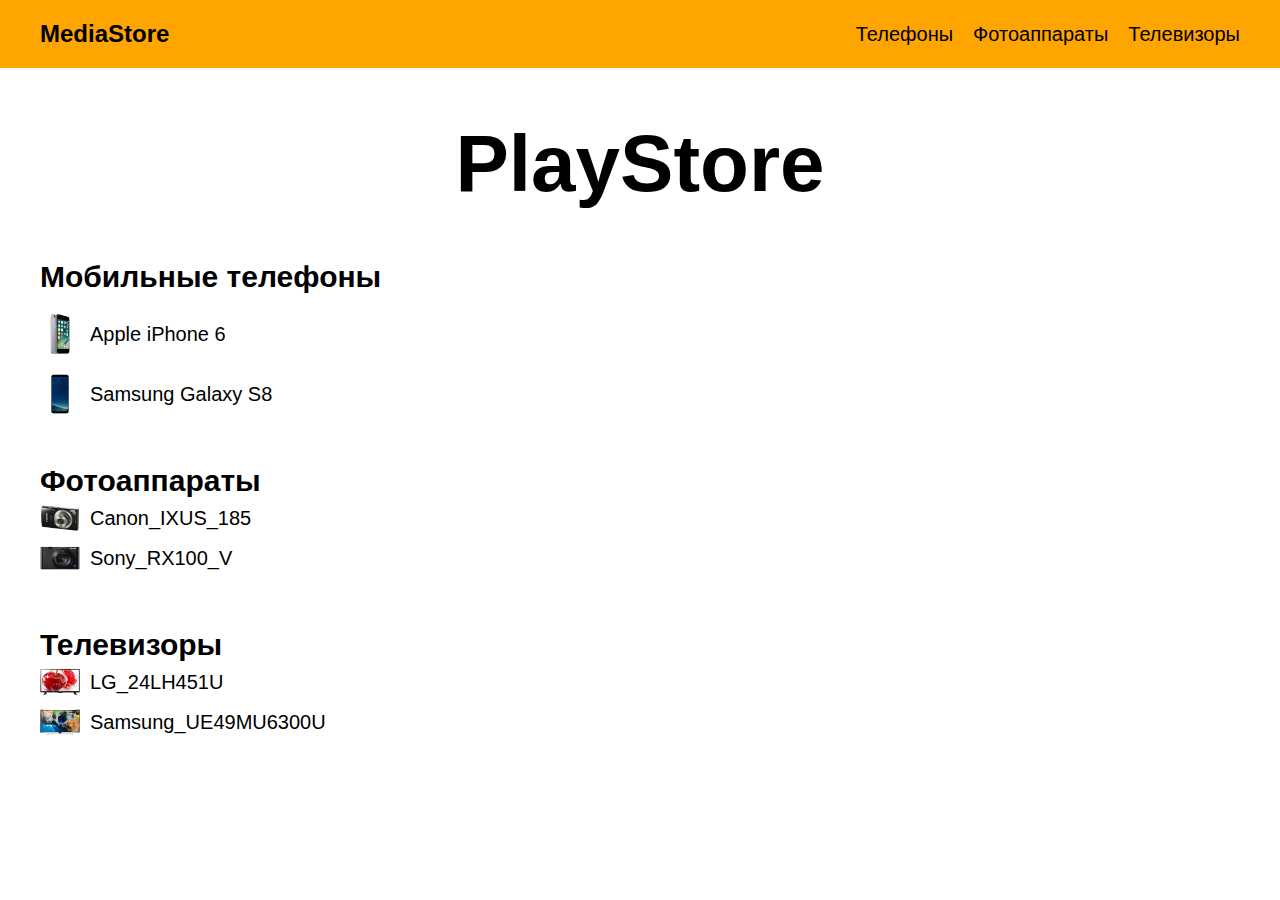
<file: hfhhjdjhdj/store/index.html>
﻿<!DOCTYPE html>
<html>
<head>
	<meta charset="utf-8">
	<title>Главная</title>
	<link rel="stylesheet" href="style.css">
</head>
<body>
	<header>
		<a href="index.html">MediaStore</a>
		<nav>
			<a href="products/mobile/index.html">Телефоны</a>
			<a href="products/photo/index.html">Фотоаппараты</a>
			<a href="products/tv/index.html">Телевизоры</a>
		</nav>
	</header>
	<main>
	<h1>PlayStore</h1>
	<div>
		<h2>Мобильные телефоны</h3>
			<p>
				<a href= 'products/mobile/apple/Apple_iPhone_6.html'>
					<img src= 'images/Apple_iPhone_6.jpg' alt="Apple iPhone 6">Apple iPhone 6
					
				</a>
			</p>
		<p>
			<a href= "products/mobile/samsung/Samsung_Galaxy_S8.html">
				<img src= "images/Samsung_Galaxy_S8.jpg" alt="Samsung Galaxy S8">Samsung Galaxy S8
			</a>
		</p>
	</div>
	<div>
		<h2>Фотоаппараты</h2>
		<a href= "products/photo/canon/Canon_IXUS_185.html">
		<img src="images/Canon_IXUS_185.jpg" alt="Canon_IXUS_185.jpg">Canon_IXUS_185
		</a>
		<a href="products/photo/sony/Sony_RX100_V.html">
		<img src="images/Sony_RX100_V.jpg">Sony_RX100_V
		</a> 
	</div>
	<div>
		<h2>Телевизоры</h2>
		<a href="products/tv/lg/LG_24LH451U.html">
		<img src="images/LG_24LH451U.jpg">LG_24LH451U
		</a>
		<a href="products/tv/samsung/Samsung_UE49MU6300U.html">
		<img src="images/Samsung_UE49MU6300U.jpg">Samsung_UE49MU6300U
		</a>
		
	</div>
	</main>
</body>
</html>
</file>
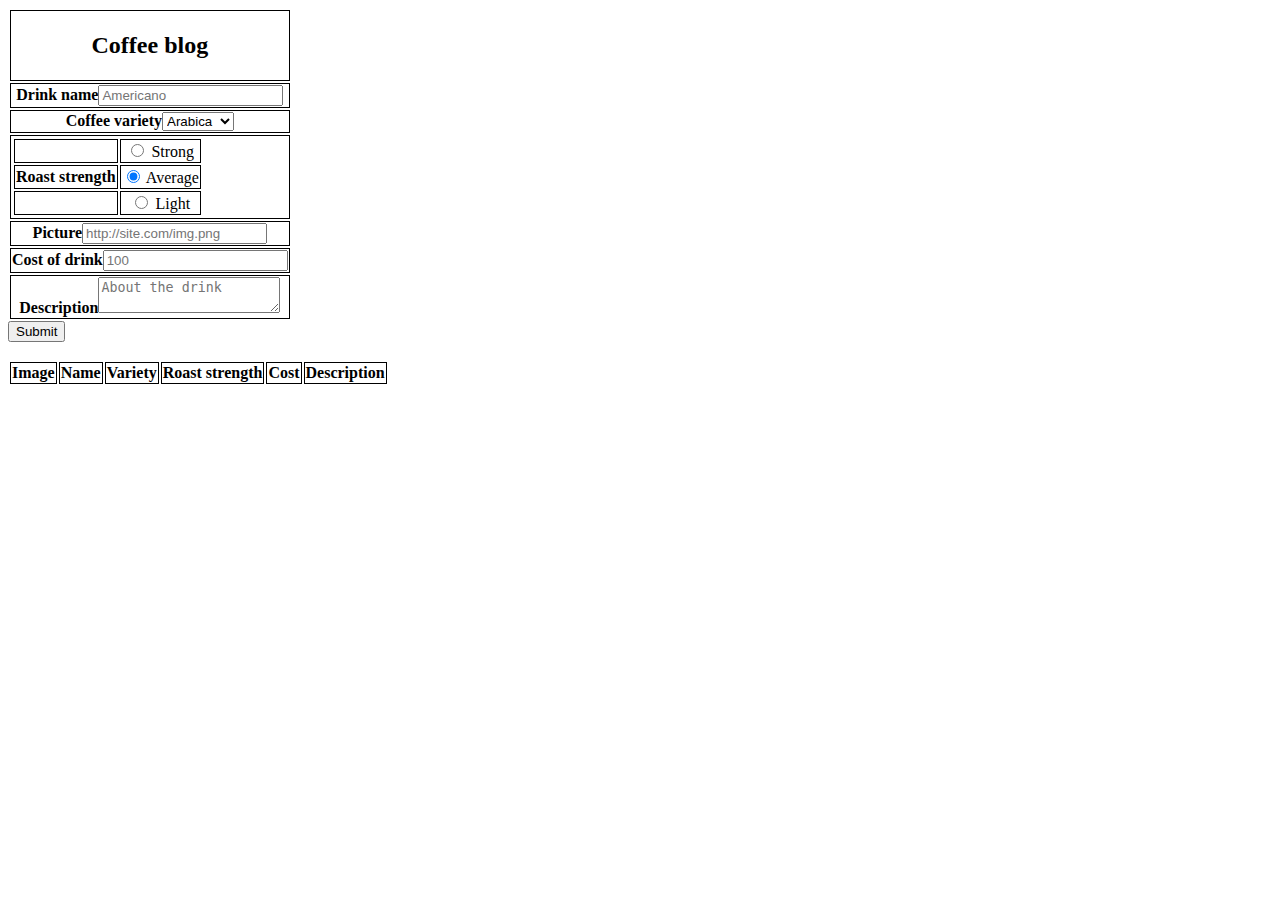
<file: hfhhjdjhdj/yjfdz/index.html>
<!DOCTYPE html>
<html lang="en">
<head>
    <meta charset="UTF-8">
    <meta http-equiv="X-UA-Compatible" content="IE=edge">
    <meta name="viewport" content="width=device-width, initial-scale=1.0">
    <title>Document</title>
    <link rel="stylesheet" href="style.css">
</head>
<body>
    <form>
        <table>
            <tr>
                <td><h2>Coffee blog</h2></td>
            </tr>
            <tr>
                <td>
                    <b>Drink name</b><input name="title" placeholder="Americano">
                </td>
            </tr>
            <tr>
                <td>
                    <b>Coffee variety</b><select name="sort">
                        <option>Arabica</option>
                        <option>Robusta</option>
                        <option>Excelsa</option>
                        <option>Liberica</option>
                    </select>
                </td>
            </tr>
            <tr>
                <td>
                    <table>
                        <tr>
                            <td></td>
                            <td>
                                <input type="radio" name="strong" value="3"/>
                                <label>Strong</label>
                            </td>
                        </tr>
                        <tr>
                            <td><b>Roast strength</b></td>
                            <td>
                                <input type="radio" name="strong" value="2" checked />
                                <label>Average</label>
                            </td>
                        </tr>
                        <tr>
                            <td></td>
                            <td>
                                <input type="radio" name="strong" value="1" />
                                <label>Light</label>
                            </td>
                        </tr>
                    </table>
                </td>
            </tr>
            <tr>
                <td>
                    <b>Picture</b><input name="image" placeholder="http://site.com/img.png">
                </td>
            </tr>
            <tr>
                <td>
                    <b>Cost of drink</b><input name="cost" placeholder="100">
                </td>
            </tr>
            <tr>
                <td>
                    <b>Description</b><textarea name="description" placeholder="About the drink"></textarea>
                </td>
            </tr>
        </table>
    <input type="submit" value="Submit">
    </form>
    <br>
    <table id="table">
        <thead>
            <tr>
                <td id="td"><b>Image</b></td>
                <td id="td"><b>Name</b></td>
                <td id="td"><b>Variety</b></td>
                <td id="td"><b>Roast strength</b></td>
                <td id="td"><b>Cost</b></td>
                <td id="td"><b>Description</b></td>
            </tr>
        </thead>
    </table>
</body>
<script> 
    const f = document.forms[0]; 
    let tr = document.getElementById("table"); 
    let t = tr; 
    f.addEventListener("submit", (e) => { 
        e.preventDefault(); 
        let body = {}; 
        for (let i = 0; i < f.elements.length; i++) { 
            let tag = f[i]; 
            if (tag.name) { 
                if (tag.type === "radio" && tag.checked) { 
                    body[tag.name] = tag.value; 
                } else if (tag.type !== "radio") { 
                    body[tag.name] = tag.value; 
                } 
            } 
        } 
        console.log(body); 
        let html = "<tr>"; 
        html += `<td><img src="${body.image}" width="50" alt="${body.title}"></td>`; 
        html += `<td>${body.title || ""}</td>`; 
        html += `<td>${body.sort || ""}</td>`; 
        html += `<td>${body.strong || ""}</td>`; 
        html += `<td>${body.cost || ""}</td>`; 
        html += `<td>${body.description || ""}</td>`; 
        html += "</tr>" 
        t.innerHTML += html; 
    }) 
</script>
</html>
</file>
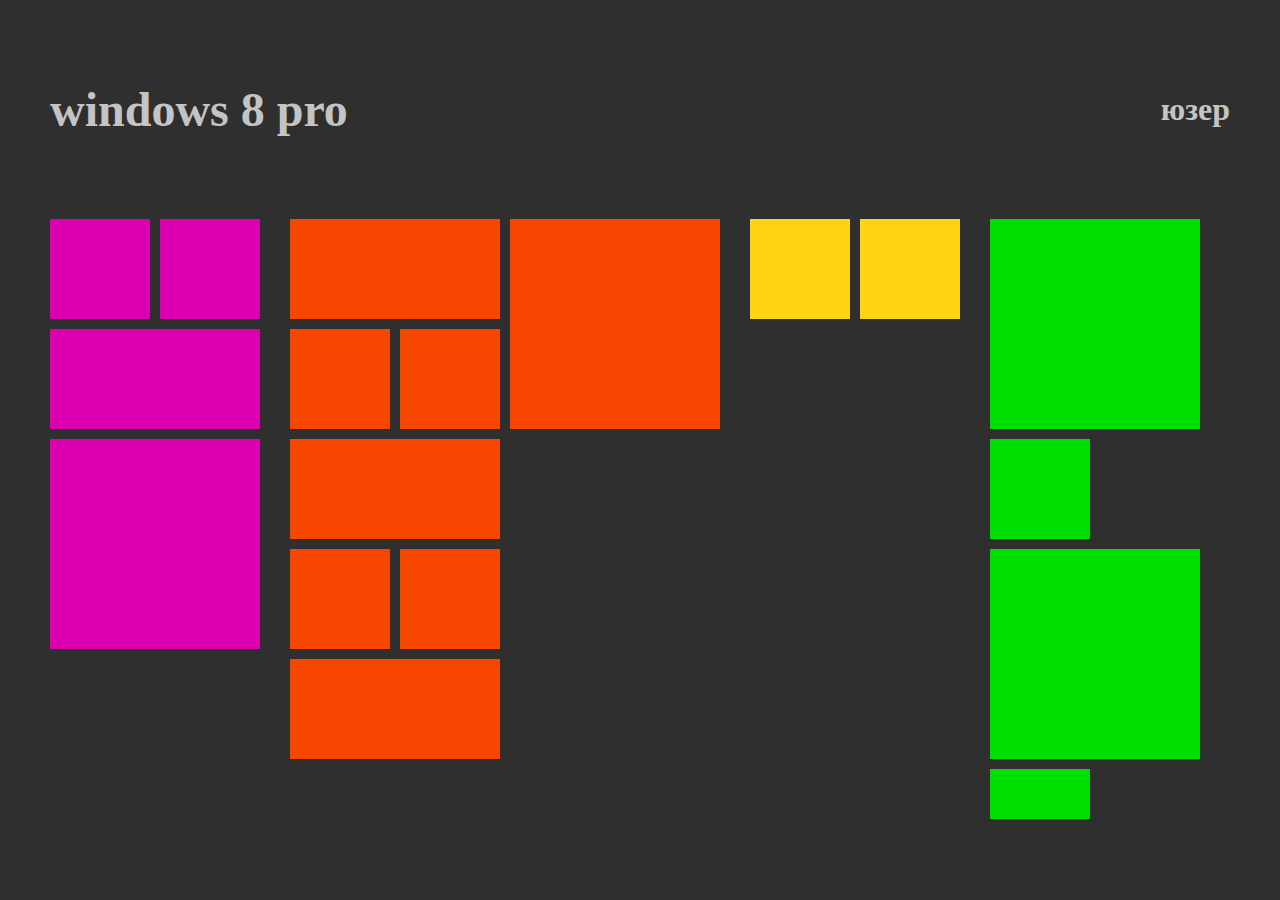
<file: hfhhjdjhdj/yjfdz/windows/index.html>
<!DOCTYPE html>
<html lang="en">
  <head>
    <meta charset="UTF-8">
    <title>win 8 pro</title>
    <style>
      body {
        margin: 0;
        color: #c4c4c4;
      }
      header {
        font-size: 0;
        margin: 0 50px 50px 0;
        display: flex;
        align-items: center;
      }
      h1, h3 {
        width: 50%;
        vertical-align: top;
      }
      main {
        height: 600px;
        font-size: 0;
        overflow-x: auto;
      }
      h1 {
        font-size: 3rem;
      }
      h3 {
        font-size: 2rem;
        text-align: right;
      }
      .scroll {
        width: 10000px;
        padding-right: 50px;
        display: flex;
        align-items: center;
      }
      .group {
        display: flex;
        align-items: center;
        margin-right: 20px;
      }
      .column {
        height: 540px;
        width: 210px;
        margin-right: 10px;
      }
      .kubiki {
        height: calc(100vh - 100px);
        padding: 50px 0 50px 50px;
        background-color: rgb(47, 47, 47);
      }
      .minikub {
        width: 100px;
        height: 100px;
        margin-bottom: 10px;
        margin-right: 10px;
        display: inline-block;
      }
      .line {
        width: 210px;
        height: 100px;
        margin-bottom: 10px;
      }
      .bkub {
        width: 210px;
        height: 210px;
        margin-bottom: 10px;
      }      
      .mr {
        margin-right: 0;
      }
      .mb {
        margin-bottom: 0;
      }
      .group_1 *:not(.column) {
        background: rgb(220, 0, 176);
      }
      .group_2 *:not(.column) {
        background: rgb(247, 70, 0);
      }
      .group_3 *:not(.column) {
        background: rgb(255, 212, 19);
      }
      .group_4 *:not(.column) {
        background: rgb(0, 224, 0);
      }
      .group_5 *:not(.column) {
        background: rgb(0, 194, 194);
      }
    </style>
  </head>
  <body>
    <div class="kubiki">
      <header>
        <h1>windows 8 pro</h1>
        <h3>юзер</h3>
      </header>
      <main>
        <div class="scroll">
          <div class="group group_1">
            <div class="column">
              <div class="minikub"></div>
              <div class="minikub mr"></div>
              <div class="line"></div>
              <div class="bkub mb"></div>
            </div>
          </div>
          <div class="group group_2">
            <div class="column">
              <div class="line"></div>
              <div class="minikub"></div>
              <div class="minikub mr"></div>
              <div class="line"></div>
              <div class="minikub"></div>
              <div class="minikub mr"></div>
              <div class="line"></div>
            </div>
            <div class="column">
              <div class="bkub"></div>
            </div>
          </div>
          <div class="group group_3">
            <div class="column">
              <div class="minikub"></div>
              <div class="minikub mr"></div>
            </div>
          </div>
          <div class="group group_4">
            <div class="column">
              <div class="bkub"></div>
              <div class="minikub mr"></div>
              <div class="bkub"></div>
              <div class="minikub mr"></div>
            </div>
          </div>
        </div>
      </main>
    </div>
  </body>
</html>
</file>
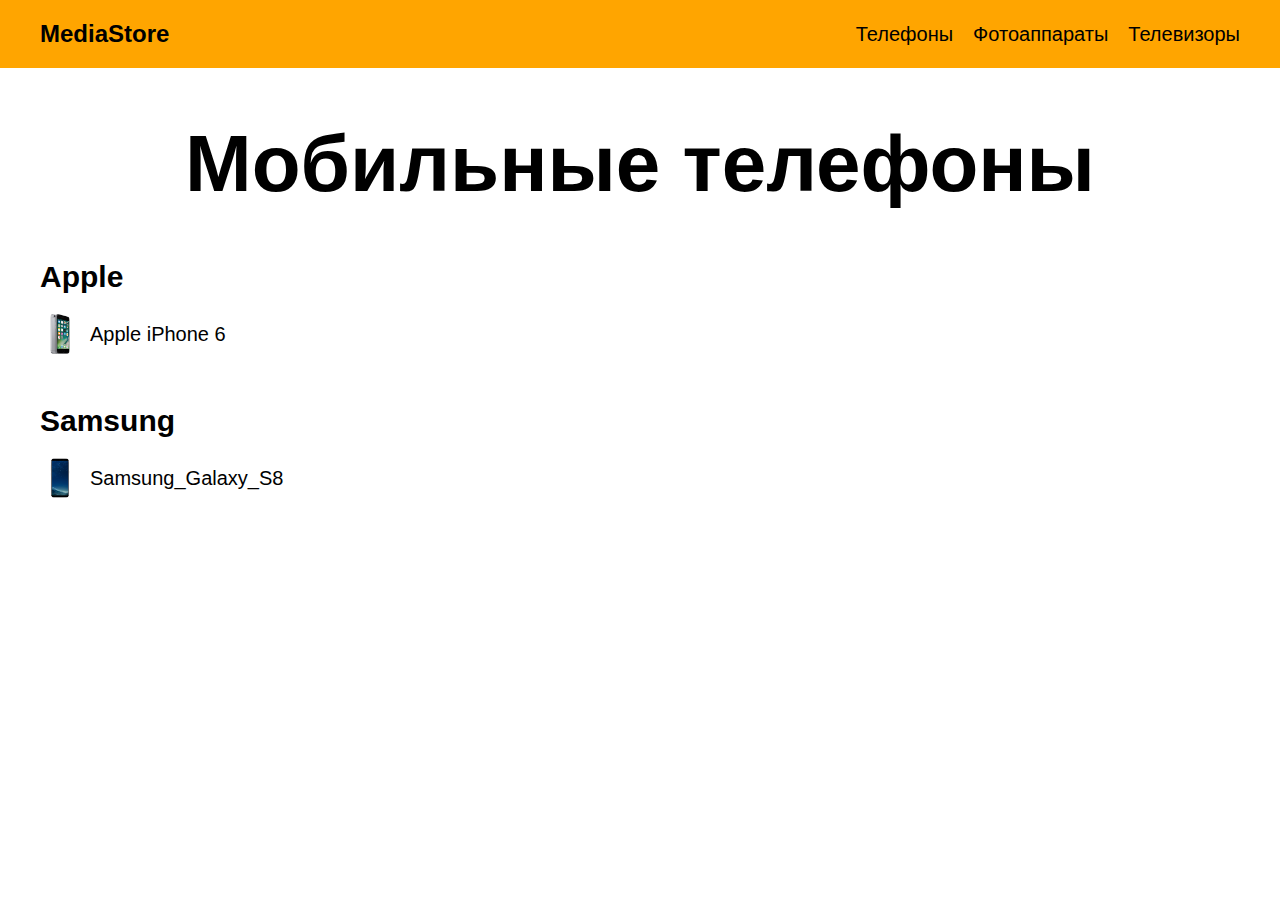
<file: hfhhjdjhdj/store/products/mobile/index.html>
<!DOCTYPE html>
<html>
<head>
	<meta charset="utf-8">
	<title>Мобильные телефоны</title>
	<link rel="stylesheet" href="../../style.css">
</head>
<body>
	<header>
		<a href="../../index.html">MediaStore</a>
		<nav>
			<a href="index.html">Телефоны</a>
			<a href="../photo/index.html">Фотоаппараты</a>
			<a href="../tv/index.html">Телевизоры</a>
		</nav>
	</header>
	<main>
        <h1>Мобильные телефоны</h1>
        <div>
            <h2>Apple</h2>
            <p>
                <a href="apple/Apple_iPhone_6.html">
                    <img src="../../images/Apple_iPhone_6.jpg" alt="Apple iPhone 6">Apple iPhone 6
                </a>
            </p>
        </div>
        <div>
            <h2>Samsung</h2>
            <p>
                <a href="samsung/Samsung_Galaxy_S8.html">
                    <img src="../../images/Samsung_Galaxy_S8.jpg" alt="Samsung_Galaxy_S8">Samsung_Galaxy_S8
                </a>
            </p>
        </div>
	</main>
</body>
</html>
</file>
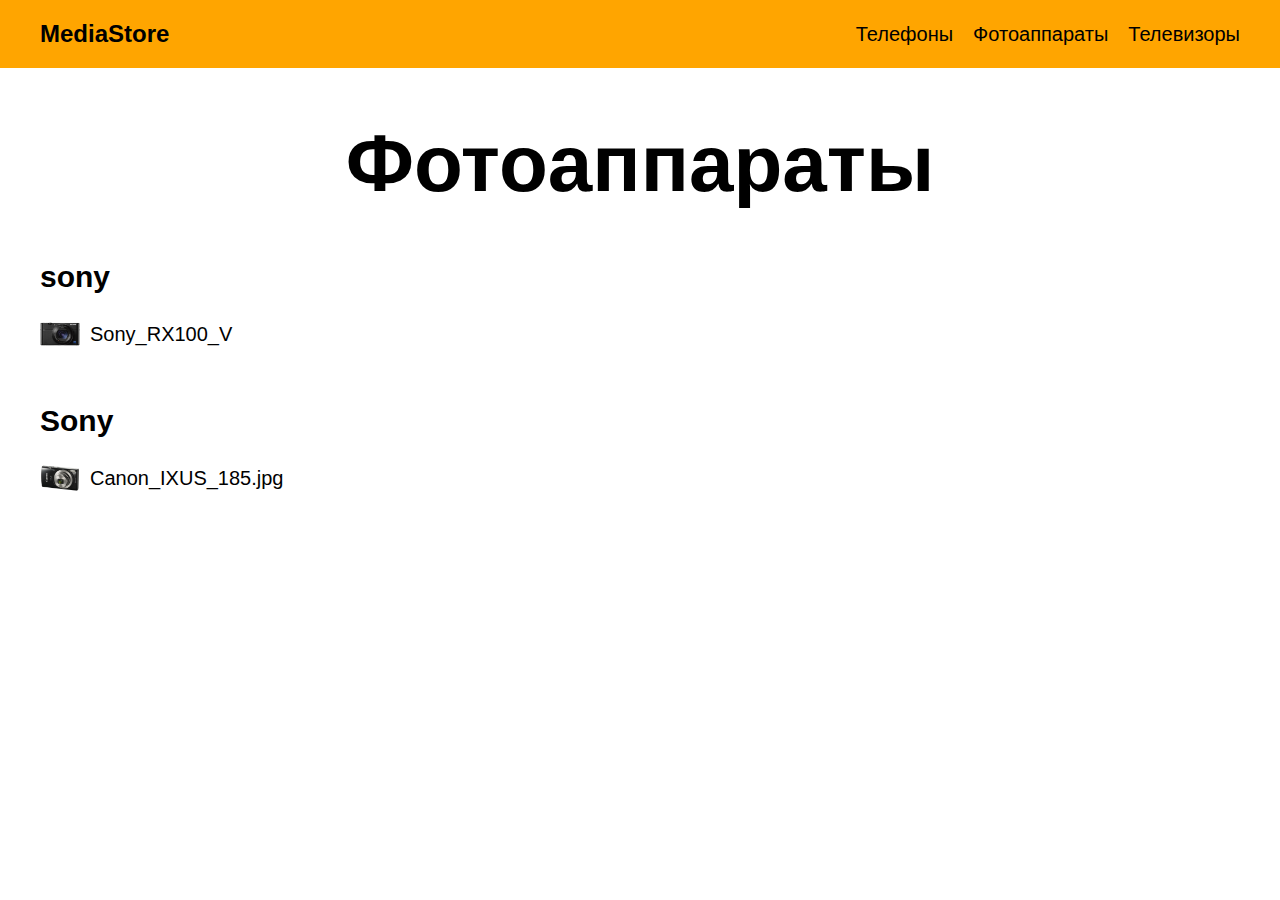
<file: hfhhjdjhdj/store/products/photo/index.html>
<!DOCTYPE html>
<html>
<head>
	<meta charset="utf-8">
	<title>Фотоаппараты</title>
	<link rel="stylesheet" href="../../style.css">
</head>
<body>
	<header>
		<a href="../../index.html">MediaStore</a>
		<nav>
			<a href="../mobile/index.html">Телефоны</a>
			<a href="index.html">Фотоаппараты</a>
			<a href="../tv/index.html">Телевизоры</a>
		</nav>
	</header>
	<main>
        <h1>Фотоаппараты</h1>
        <div>
            <h2>sony</h2>
            <p>
                <a href="sony/Sony_RX100_V.html">
                    <img src="../../images/Sony_RX100_V.jpg" alt="Sony_RX100_V">Sony_RX100_V
                </a>
            </p>
        </div>
        <div>
            <h2>Sony</h2>
            <p>
                <a href="canon/Canon_IXUS_185.html">
                    <img src="../../images/Canon_IXUS_185.jpg " alt="Canon_IXUS_185.jpg">Canon_IXUS_185.jpg
                </a>
            </p>
        </div>
	</main>
</body>
</html>
</file>
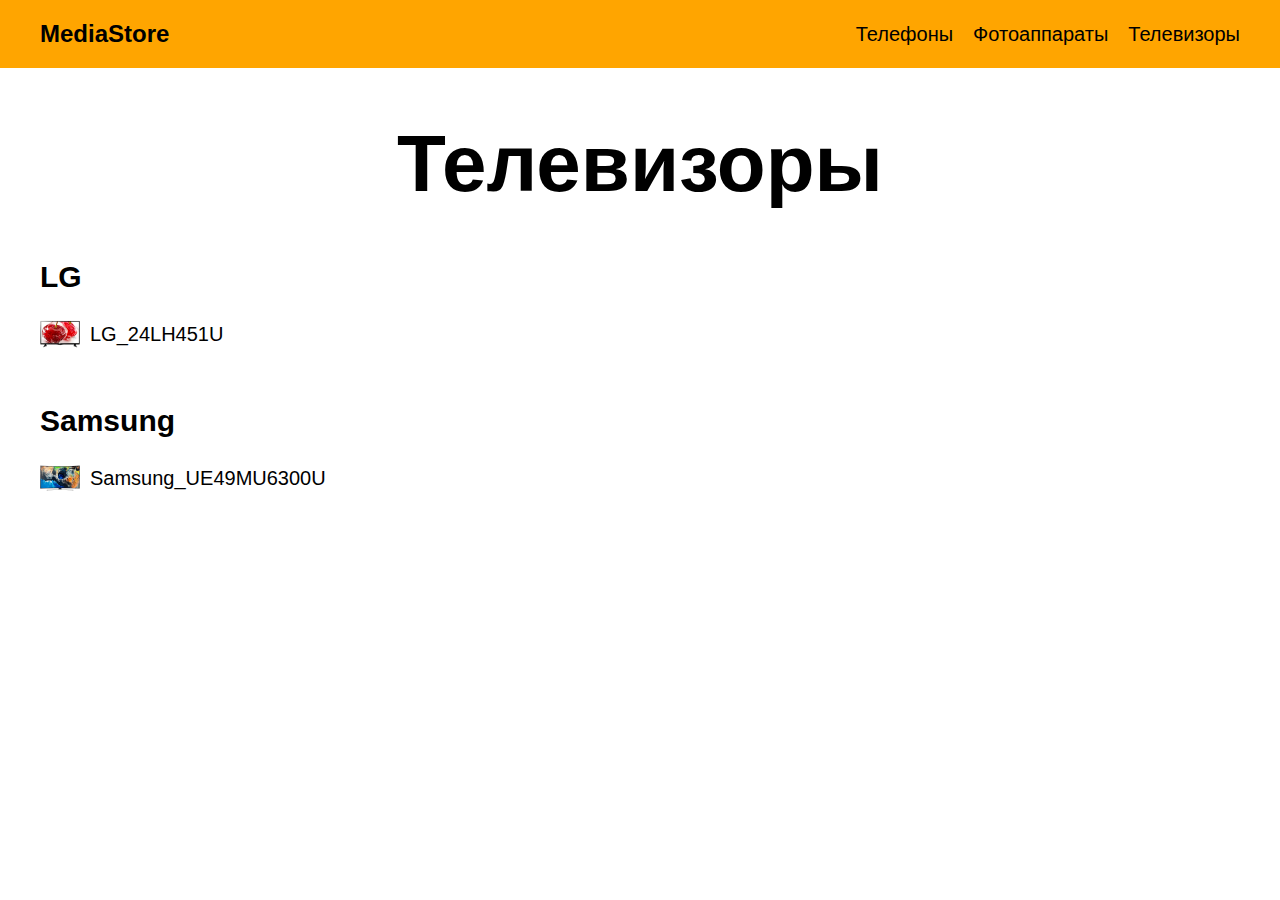
<file: hfhhjdjhdj/store/products/tv/index.html>
<!DOCTYPE html>
<html>
<head>
	<meta charset="utf-8">
	<title>Телевизоры</title>
	<link rel="stylesheet" href="../../style.css">
</head>
<body>
	<header>
		<a href="../../index.html">MediaStore</a>
		<nav>
			<a href="../mobile/index.html">Телефоны</a>
			<a href="../photo/index.html">Фотоаппараты</a>
			<a href="index.html">Телевизоры</a>
		</nav>
	</header>
	<main>
        <h1>Телевизоры</h1>
        <div>
            <h2>LG</h2>
            <p>
                <a href="lg/LG_24LH451U.html">
                    <img src="../../images/LG_24LH451U.jpg" alt="LG_24LH451U">LG_24LH451U
                </a>
            </p>
        </div>
        <div>
            <h2>Samsung</h2>
            <p>
                <a href="samsung/Samsung_UE49MU6300U.html">
                    <img src="../../images/Samsung_UE49MU6300U.jpg" alt="Samsung_UE49MU6300U">Samsung_UE49MU6300U
                </a>
            </p>
        </div>
	</main>
</body>
</html>
</file>
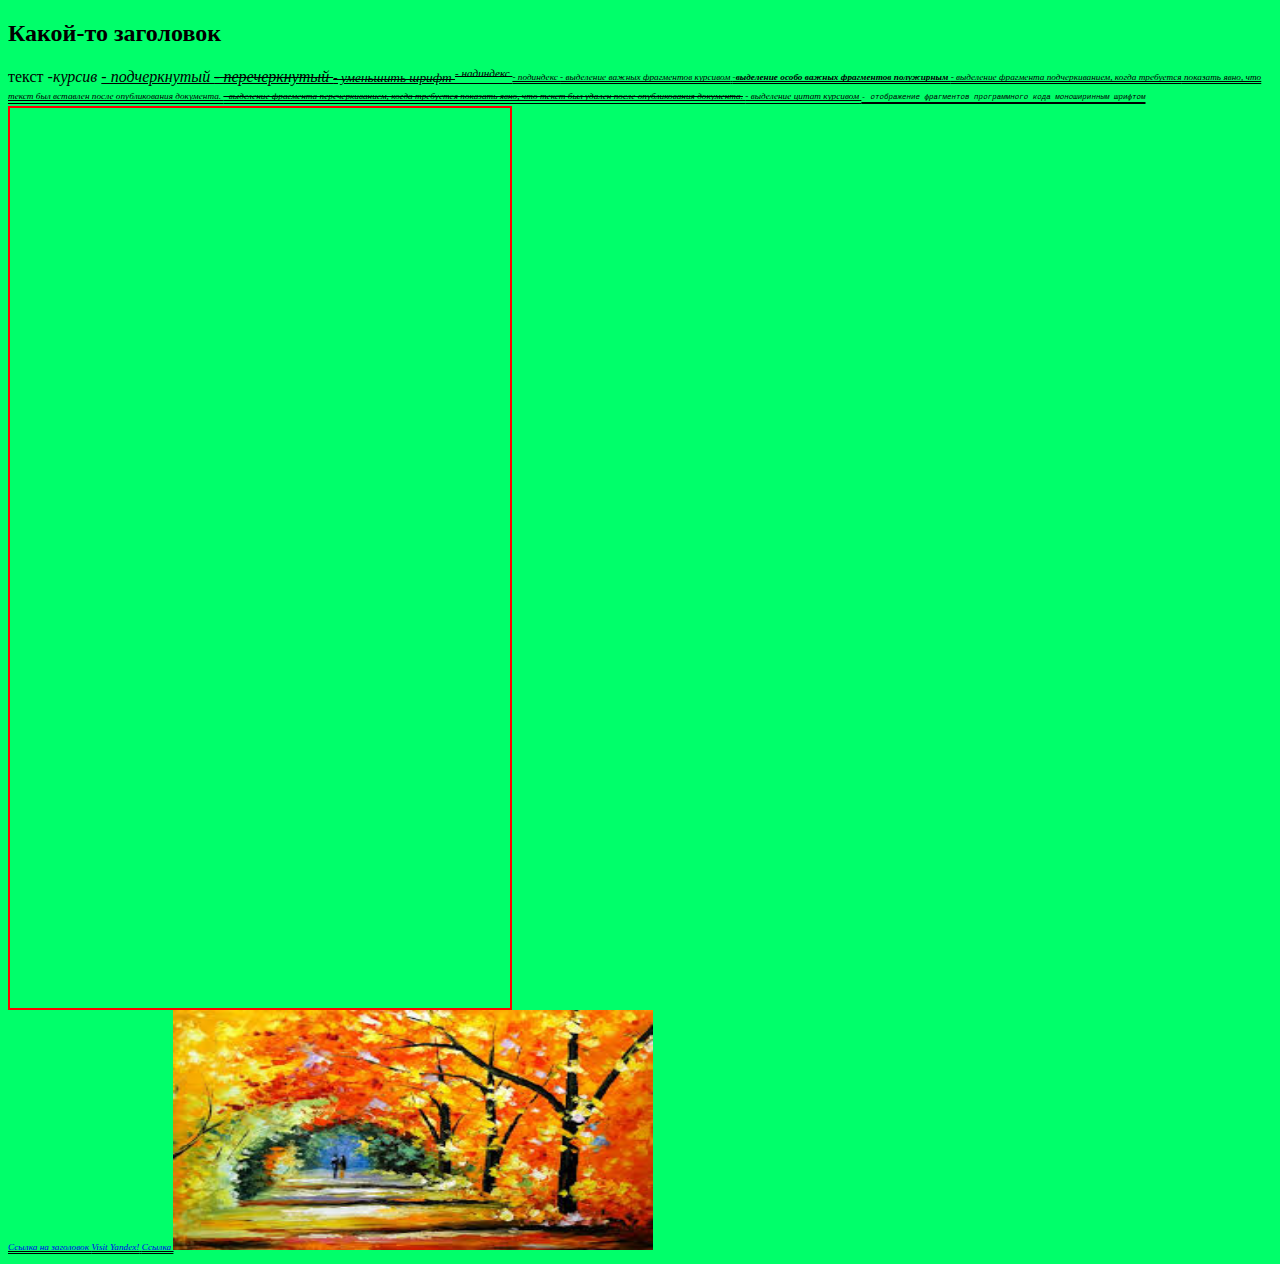
<file: hfhhjdjhdj/index3.html>
<!DOCTYPE html>
<html lang="en">
<head>
    <meta charset="UTF-8">
    <meta http-equiv="X-UA-Compatible" content="IE=edge">
    <meta name="viewport" content="width=device-width, initial-scale=1.0">
    <title>Document</title>
    <link rel="stylesheet" href="styles/style.css">
</head>
<body>
    <h2 id=“title”> Какой-то заголовок </h2>
  <span>текст</span>  
  <i>-курсив
    <u> - подчеркнутый 
        <s> - перечеркнутый
        <small> - уменьшить шрифт 
        <sup> - надиндекс
        <sub> - подиндекс
            <em> - выделение важных фрагментов курсивом</em>
                <strong> -выделение особо важных фрагментов полужирным </strong>
                <ins> - выделение фрагмента подчеркиванием, когда требуется</ins>
                показать явно, что текст был вставлен после опубликования
                документа.
                <del> - выделение фрагмента перечеркиванием, когда
                требуется показать явно, что текст был удален после
                опубликования документа.</del>
                <cite> - выделение цитат курсивом</cite>
                <code> - отображение фрагментов программного кода
                моноширинным шрифтом</code>
                <div id="title2"></div>
                <a href=“#title”> Ссылка на заголовок <a>
                    <a href="https://ya.ru" target="_blank">Visit Yandex!</a>
                    <a href="https://ya.ru" target="_self"> Ссылка </a>
                    <a href="https://ya.ru" target="_self">
                        <img src="images/qwert2.jpg" width="480" height="240">
                    </a>


</body>
</html>
</file>
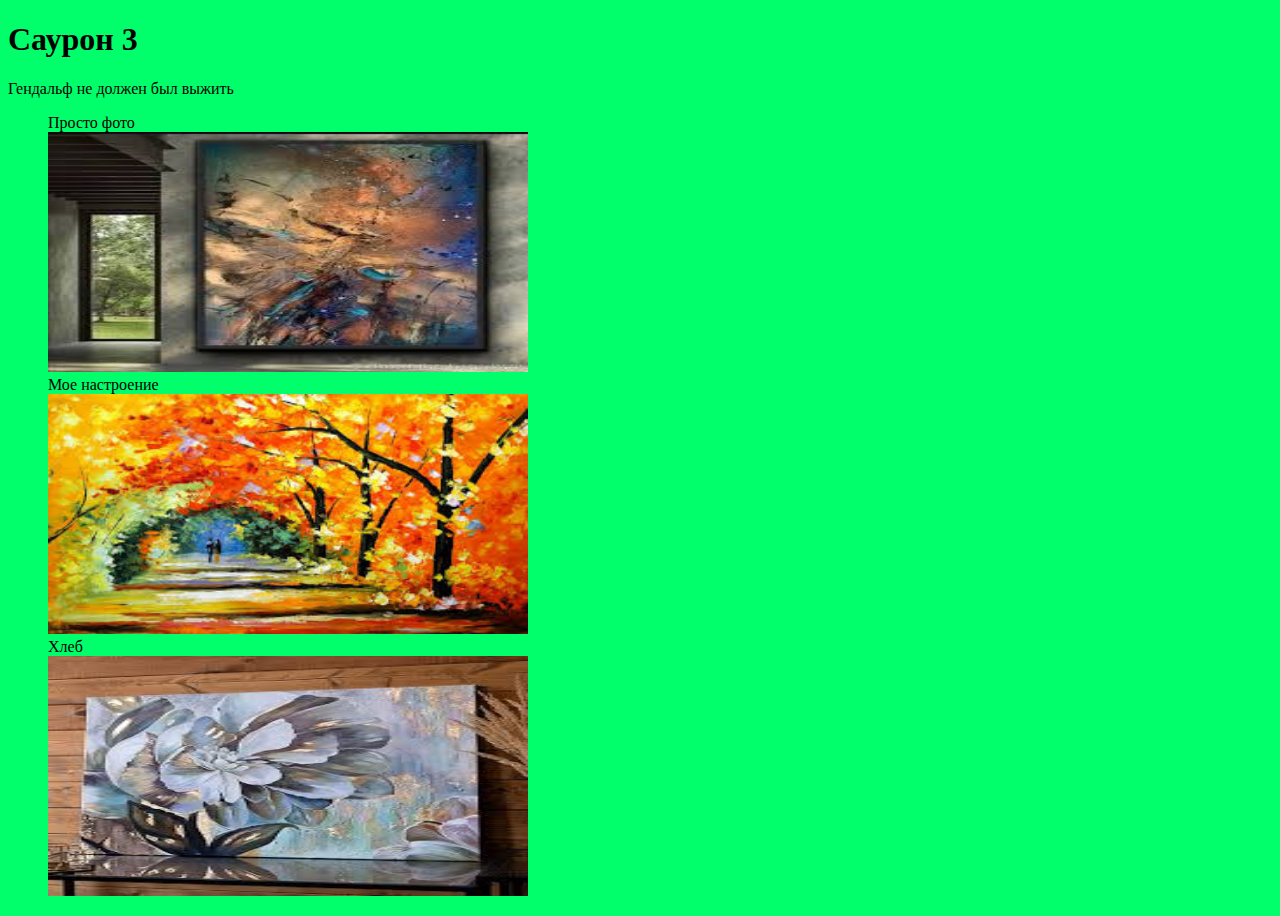
<file: hfhhjdjhdj/index_2.html>
<!DOCTYPE html>
<html>
    <head>
        <title>Саурон</title>
        <link rel="stylesheet" href="styles/style.css">
    </head>
    <body>    
        <div>
            <h1>Саурон 3</h1>
        </div>
        <div>
            <p>Гендальф не должен был выжить</p>
            <ul>
                <li>
                     Просто фото
                     <br>
                     <img src="images/qwert.jpg" width="480" height="240">
                     
                </li>
                <br>
                <li>
                    Мое настроение
                    <br>
                    <img src="images/qwert2.jpg" width="480" height="240">
                   
                </li>
                <br>
                <li>
                    Хлеб
                    <br>
                    <img src="images/qwert3.jpg" width="480" height="240">
                
                </li>
            </ul>
        </div>      
    </body>               
</html>
</file>
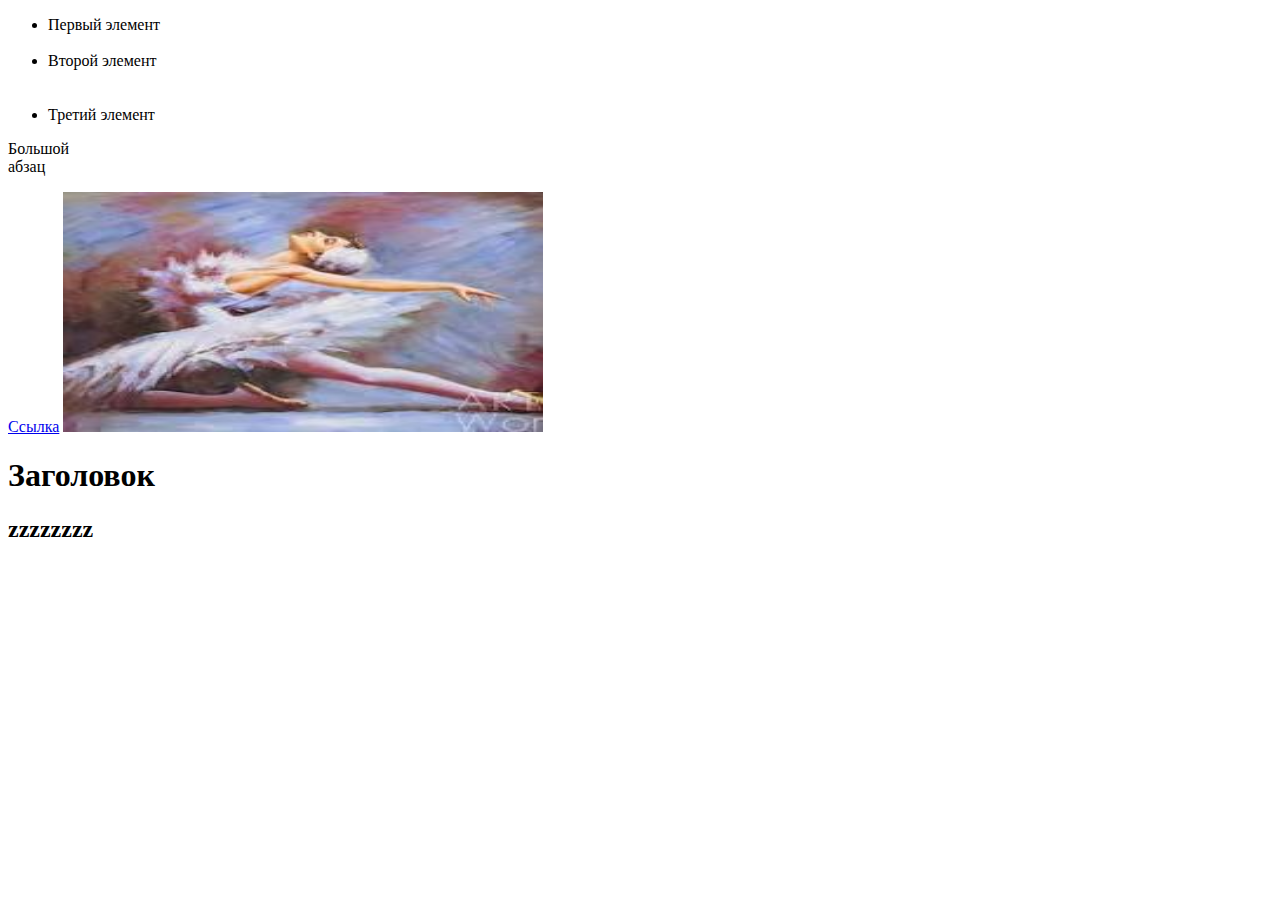
<file: hfhhjdjhdj/zahar.html>
<!DOCTYPE html>
<html>
    <head>
        <title>Саурон</title>
    </head>
    <body>    
        <div>
             <ul>
                 <li>Первый элемент</li>
                 <br>
                 <li>Второй элемент</li>
                 <br>
                 <br>
                 <li>Третий элемент</li>   
             </ul>
             <p>Большой <br> абзац</p>
             <a href="https://github.com/">Ссылка</a>
             <img src="images/cat.jpg.jpg"
             width="480" height="240" alt="Рыжий кот">
        </div>

            <h1>Заголовок<h1>
            <h2>zzzzzzzz<h2>
        </div>
            
    </body>               
</html>
</file>
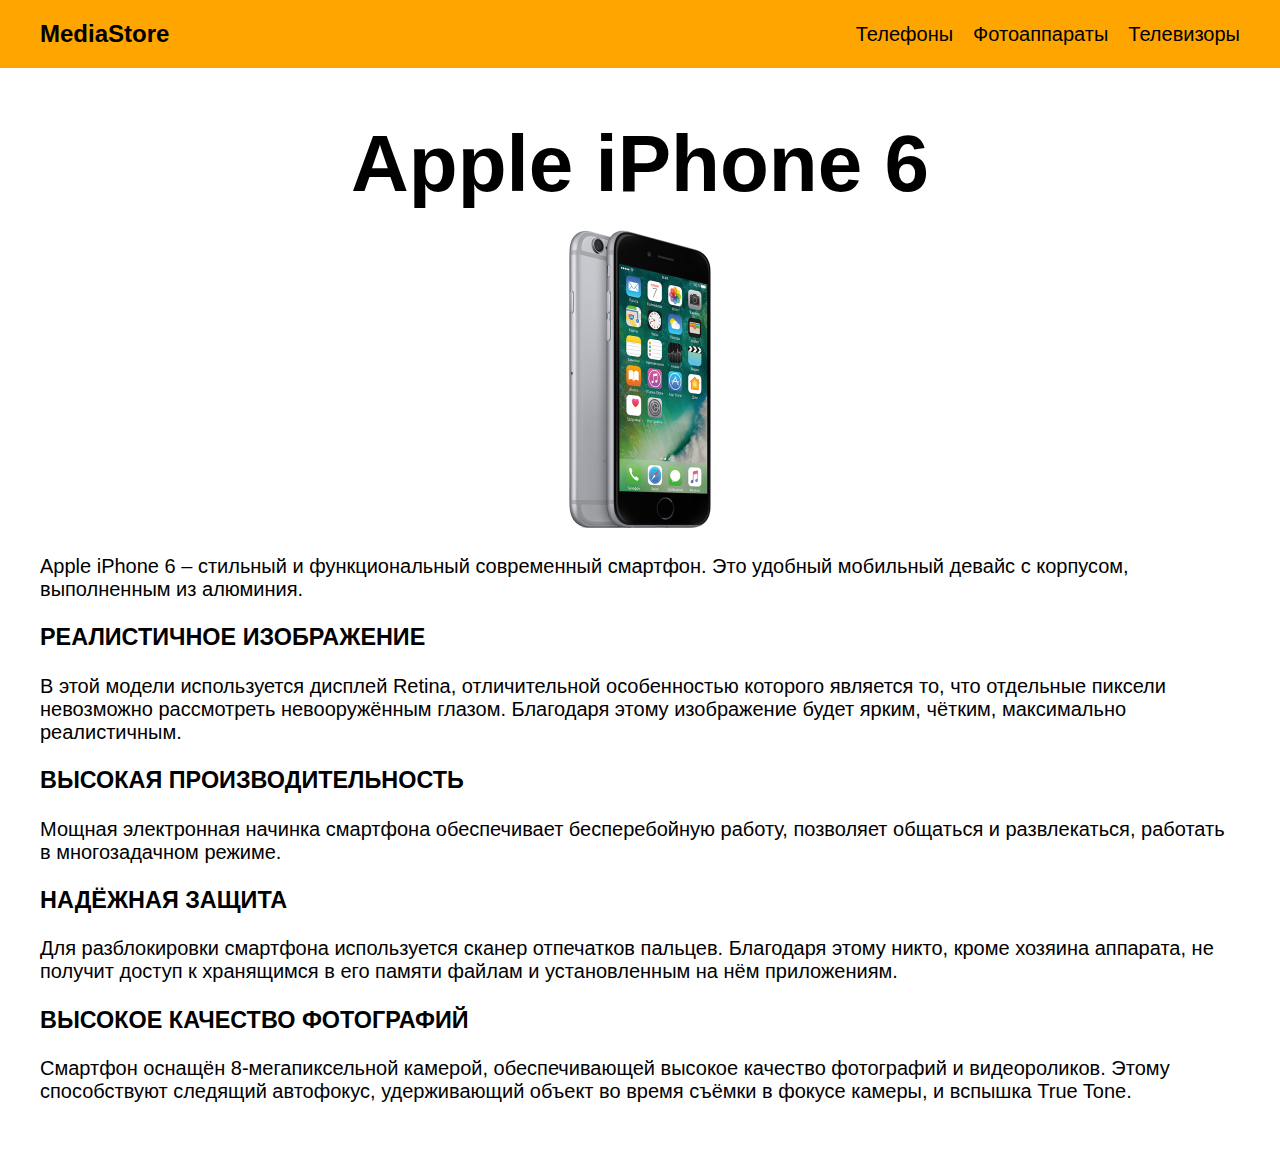
<file: hfhhjdjhdj/store/products/mobile/apple/Apple_iPhone_6.html>
﻿<!DOCTYPE html>
<html>
<head>
	<meta charset="utf-8">
	<title>Apple iPhone 6</title>
	<link rel="stylesheet" href="../../../style.css">
</head>
<body>
	<header>
		<a href="../../../index.html">MediaStore</a>
		<nav>
			<a href="index.html">Телефоны</a>
			<a href="../../photo/index.html">Фотоаппараты</a>
			<a href="../../tv/index.html">Телевизоры</a>
		</nav>
	</header>
	<main>
	<h1>Apple iPhone 6</h1>
	<figure>
		<img src="../../../images/Apple_iPhone_6.jpg">
	</figure>
	<p>Apple iPhone 6 – стильный и функциональный современный смартфон. Это удобный мобильный девайс с корпусом, выполненным из алюминия.</p>
	<h3>РЕАЛИСТИЧНОЕ ИЗОБРАЖЕНИЕ</h3>
	<p>В этой модели используется дисплей Retina, отличительной особенностью которого является то, что отдельные пиксели невозможно рассмотреть невооружённым глазом. Благодаря этому изображение будет ярким, чётким, максимально реалистичным.</p>
	<h3>ВЫСОКАЯ ПРОИЗВОДИТЕЛЬНОСТЬ</h3>
	<p>Мощная электронная начинка смартфона обеспечивает бесперебойную работу, позволяет общаться и развлекаться, работать в многозадачном режиме.</p>
	<h3>НАДЁЖНАЯ ЗАЩИТА</h3>
	<p>Для разблокировки смартфона используется сканер отпечатков пальцев. Благодаря этому никто, кроме хозяина аппарата, не получит доступ к хранящимся в его памяти файлам и установленным на нём приложениям.</p>
	<h3>ВЫСОКОЕ КАЧЕСТВО ФОТОГРАФИЙ</h3>
	<p>Смартфон оснащён 8-мегапиксельной камерой, обеспечивающей высокое качество фотографий и видеороликов. Этому способствуют следящий автофокус, удерживающий объект во время съёмки в фокусе камеры, и вспышка True Tone.</p>
</main>
</body>
</html>
</file>
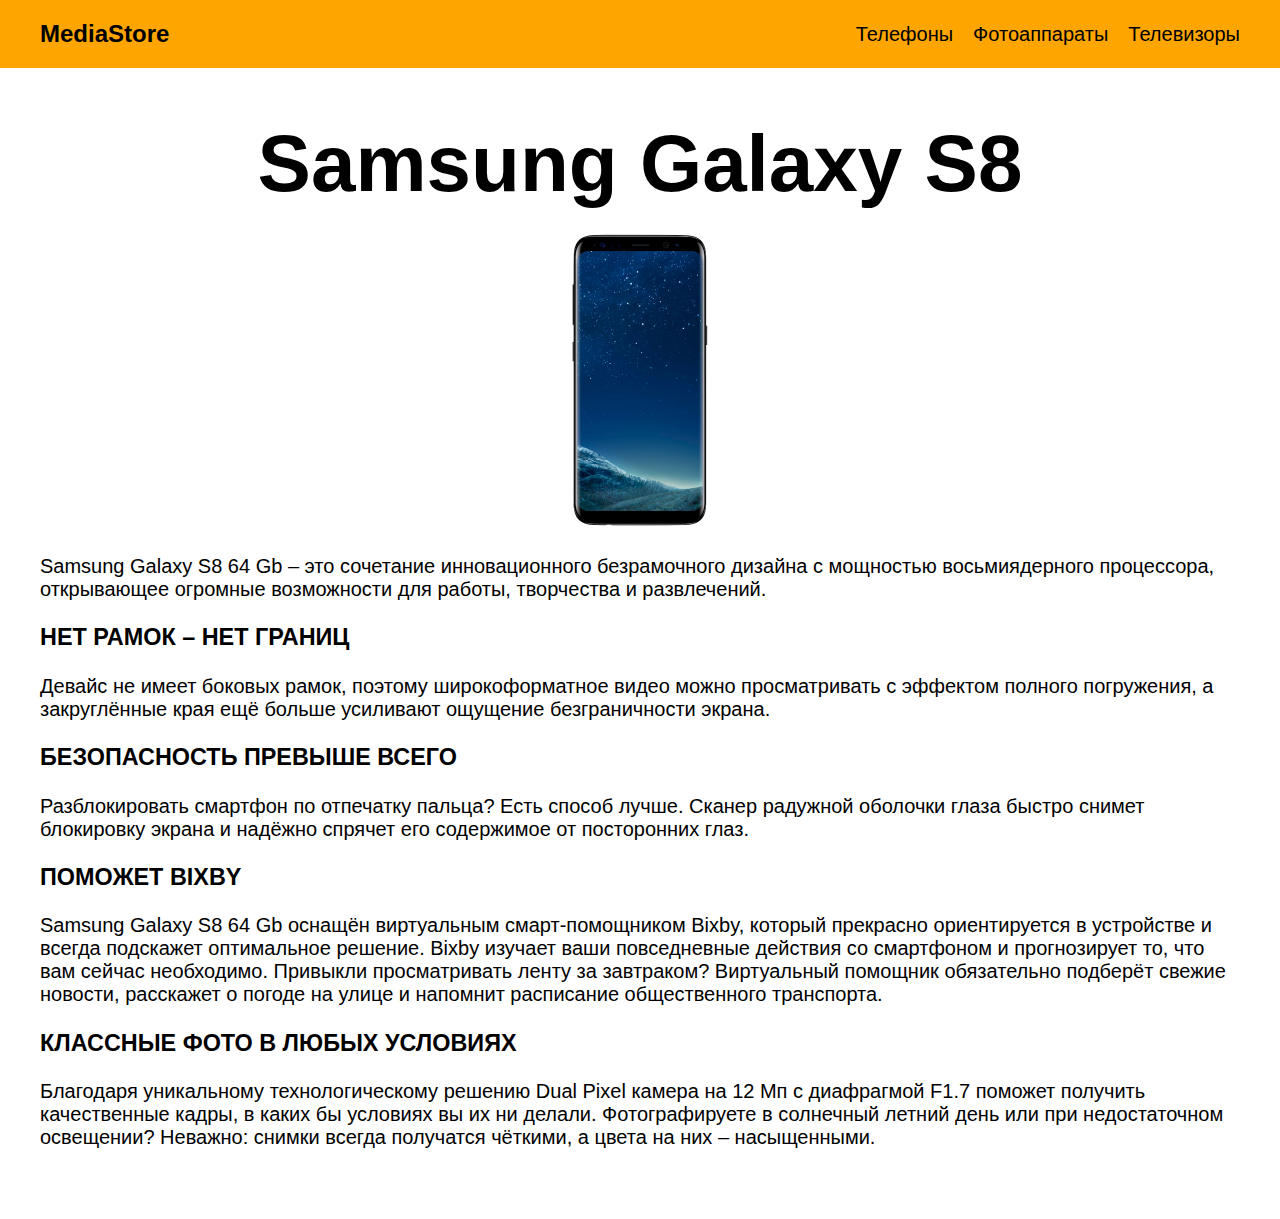
<file: hfhhjdjhdj/store/products/mobile/samsung/Samsung_Galaxy_S8.html>
﻿<!DOCTYPE html>
<html>
<head>
	<meta charset="utf-8">
	<title>Samsung Galaxy S8</title>
	<link rel="stylesheet" href="../../../style.css">
</head>
<body>
	<header>
		<a href="../../../index.html">MediaStore</a>
		
		<nav>
			<a href="index.html">Телефоны</a>
			<a href="../../photo/index.html">Фотоаппараты</a>
			<a href="../../tv/index.html">Телевизоры</a>
		</nav>
	</header>
	<main>
	<h1>Samsung Galaxy S8</h1>
	<figure>
		<img src="../../../images/Samsung_Galaxy_S8.jpg">
	</figure>
	<p>Samsung Galaxy S8 64 Gb – это сочетание инновационного безрамочного дизайна с мощностью восьмиядерного процессора, открывающее огромные возможности для работы, творчества и развлечений.</p>
	<h3>НЕТ РАМОК – НЕТ ГРАНИЦ</h3>
	<p>Девайс не имеет боковых рамок, поэтому широкоформатное видео можно просматривать с эффектом полного погружения, а закруглённые края ещё больше усиливают ощущение безграничности экрана.</p>
	<h3>БЕЗОПАСНОСТЬ ПРЕВЫШЕ ВСЕГО</h3>
	<p>Разблокировать смартфон по отпечатку пальца? Есть способ лучше. Сканер радужной оболочки глаза быстро снимет блокировку экрана и надёжно спрячет его содержимое от посторонних глаз.</p>
	<h3>ПОМОЖЕТ BIXBY</h3>
	<p>Samsung Galaxy S8 64 Gb оснащён виртуальным смарт-помощником Bixby, который прекрасно ориентируется в устройстве и всегда подскажет оптимальное решение. Bixby изучает ваши повседневные действия со смартфоном и прогнозирует то, что вам сейчас необходимо. Привыкли просматривать ленту за завтраком? Виртуальный помощник обязательно подберёт свежие новости, расскажет о погоде на улице и напомнит расписание общественного транспорта.</p>
	<h3>КЛАССНЫЕ ФОТО В ЛЮБЫХ УСЛОВИЯХ</h3>
	<p>Благодаря уникальному технологическому решению Dual Pixel камера на 12 Мп с диафрагмой F1.7 поможет получить качественные кадры, в каких бы условиях вы их ни делали. Фотографируете в солнечный летний день или при недостаточном освещении? Неважно: снимки всегда получатся чёткими, а цвета на них – насыщенными.</p>
	</main>
</body>
</html>
</file>
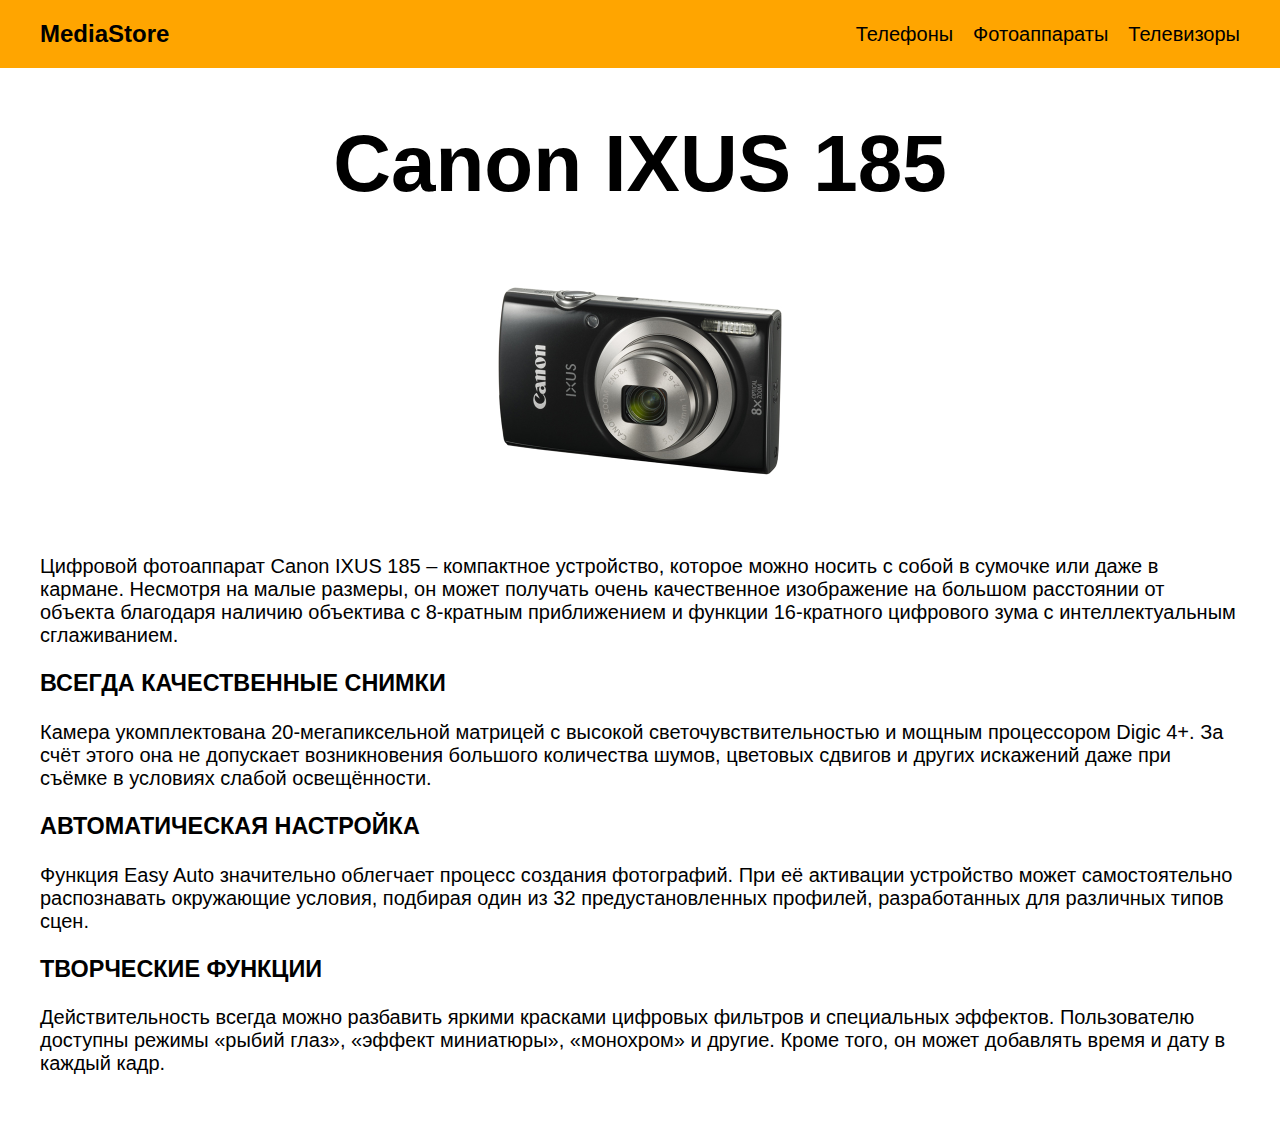
<file: hfhhjdjhdj/store/products/photo/canon/Canon_IXUS_185.html>
﻿<!DOCTYPE html>
<html>
<head>
	<meta charset="utf-8">
	<title>Canon IXUS 185</title>
	<link rel="stylesheet" href="../../../style.css">
</head>
<body>
	<header>
		<a href="../../../index.html">MediaStore</a>
		<nav>
			<a href="../../mobile/index.html">Телефоны</a>
			<a href="index.html">Фотоаппараты</a>
			<a href="../../tv/index.html">Телевизоры</a>
		</nav>
	</header>
	<main>
	<h1>Canon IXUS 185</h1>
	<figure>
		<img src="../../../images/Canon_IXUS_185.jpg">
	</figure>
	<p>Цифровой фотоаппарат Canon IXUS 185 – компактное устройство, которое можно носить с собой в сумочке или даже в кармане. Несмотря на малые размеры, он может получать очень качественное изображение на большом расстоянии от объекта благодаря наличию объектива с 8-кратным приближением и функции 16-кратного цифрового зума с интеллектуальным сглаживанием.</p>
	<h3>ВСЕГДА КАЧЕСТВЕННЫЕ СНИМКИ</h3>
	<p>Камера укомплектована 20-мегапиксельной матрицей с высокой светочувствительностью и мощным процессором Digic 4+. За счёт этого она не допускает возникновения большого количества шумов, цветовых сдвигов и других искажений даже при съёмке в условиях слабой освещённости.</p>
	<h3>АВТОМАТИЧЕСКАЯ НАСТРОЙКА</h3>
	<p>Функция Easy Auto значительно облегчает процесс создания фотографий. При её активации устройство может самостоятельно распознавать окружающие условия, подбирая один из 32 предустановленных профилей, разработанных для различных типов сцен.</p>
	<h3>ТВОРЧЕСКИЕ ФУНКЦИИ</h3>
	<p>Действительность всегда можно разбавить яркими красками цифровых фильтров и специальных эффектов. Пользователю доступны режимы «рыбий глаз», «эффект миниатюры», «монохром» и другие. Кроме того, он может добавлять время и дату в каждый кадр.</p>
	</main>
</body>
</html>
</file>
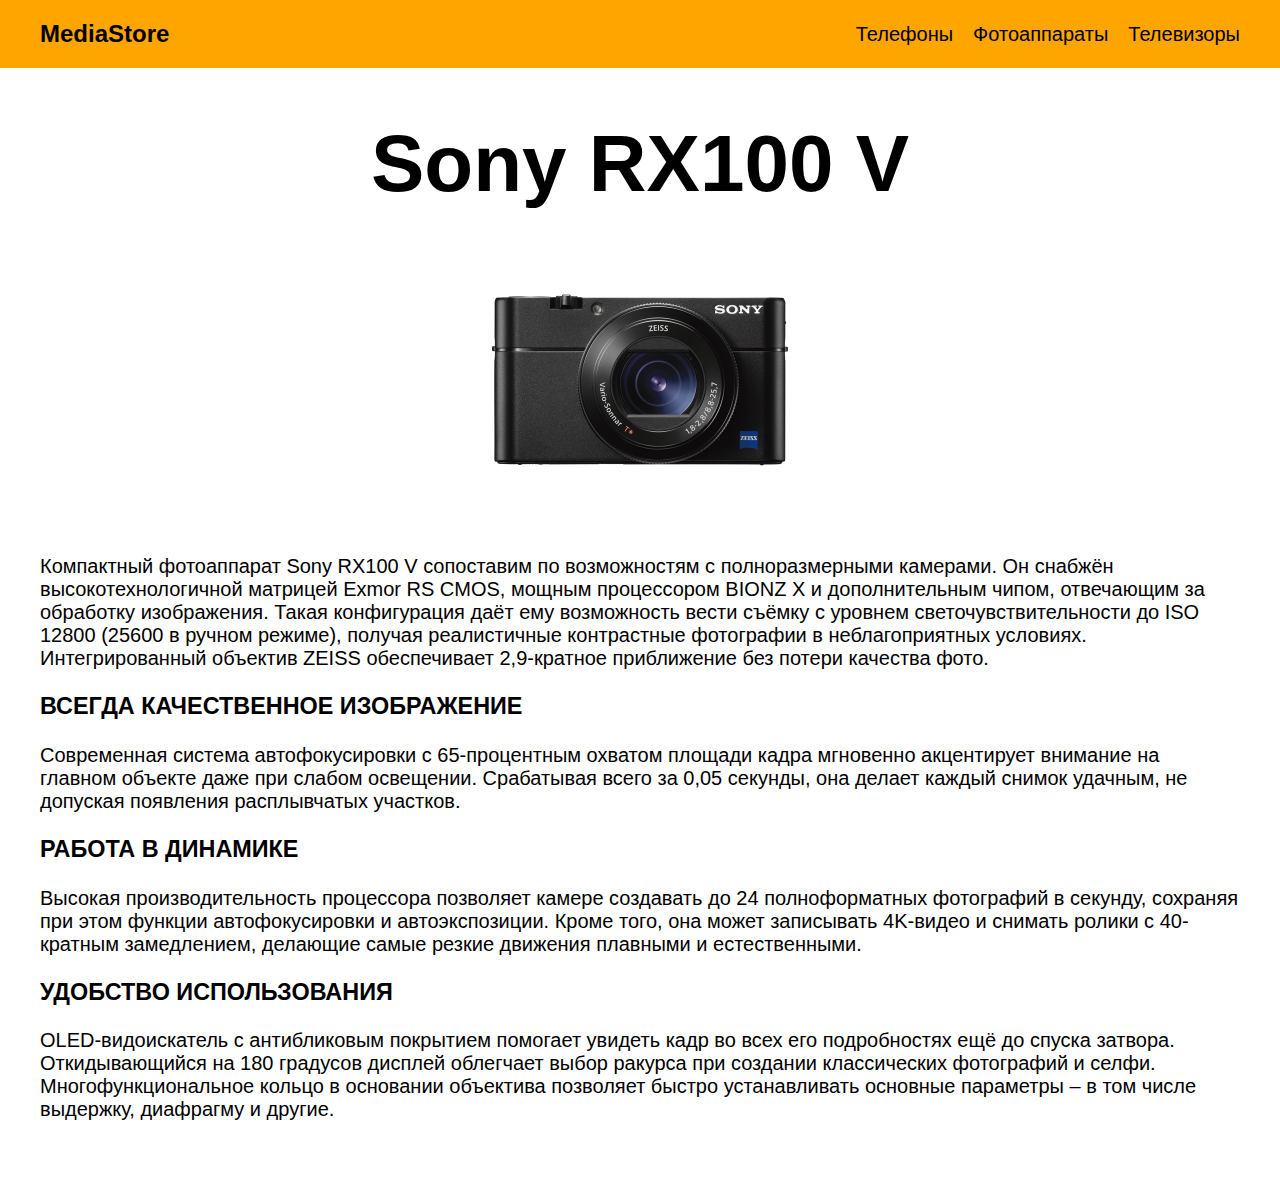
<file: hfhhjdjhdj/store/products/photo/sony/Sony_RX100_V.html>
﻿<!DOCTYPE html>
<html>
<head>
	<meta charset="utf-8">
	<title>Sony RX100 V</title>
	<link rel="stylesheet" href="../../../style.css">
</head>
<body>
	<header>
		<a href="../../../index.html">MediaStore</a>
		<nav>
			<a href="../../mobile/index.html">Телефоны</a>
			<a href="index.html">Фотоаппараты</a>
			<a href="../../tv/index.html">Телевизоры</a>
		</nav>
	</header>
	<main>
	<h1>Sony RX100 V</h1>
	<figure>
		<img src="../../../images/Sony_RX100_V.jpg">
	</figure>
	<p>Компактный фотоаппарат Sony RX100 V сопоставим по возможностям с полноразмерными камерами. Он снабжён высокотехнологичной матрицей Exmor RS CMOS, мощным процессором BIONZ X и дополнительным чипом, отвечающим за обработку изображения. Такая конфигурация даёт ему возможность вести съёмку с уровнем светочувствительности до ISO 12800 (25600 в ручном режиме), получая реалистичные контрастные фотографии в неблагоприятных условиях. Интегрированный объектив ZEISS обеспечивает 2,9-кратное приближение без потери качества фото.</p> 
	<h3>ВСЕГДА КАЧЕСТВЕННОЕ ИЗОБРАЖЕНИЕ</h3>
	<p>Современная система автофокусировки с 65-процентным охватом площади кадра мгновенно акцентирует внимание на главном объекте даже при слабом освещении. Срабатывая всего за 0,05 секунды, она делает каждый снимок удачным, не допуская появления расплывчатых участков.</p>
	<h3>РАБОТА В ДИНАМИКЕ</h3>
	<p>Высокая производительность процессора позволяет камере создавать до 24 полноформатных фотографий в секунду, сохраняя при этом функции автофокусировки и автоэкспозиции. Кроме того, она может записывать 4K-видео и снимать ролики с 40-кратным замедлением, делающие самые резкие движения плавными и естественными.</p>
	<h3>УДОБСТВО ИСПОЛЬЗОВАНИЯ</h3>
	<p>OLED-видоискатель с антибликовым покрытием помогает увидеть кадр во всех его подробностях ещё до спуска затвора. Откидывающийся на 180 градусов дисплей облегчает выбор ракурса при создании классических фотографий и селфи. Многофункциональное кольцо в основании объектива позволяет быстро устанавливать основные параметры – в том числе выдержку, диафрагму и другие.</p>
	</main>
</body>
</html>
</file>
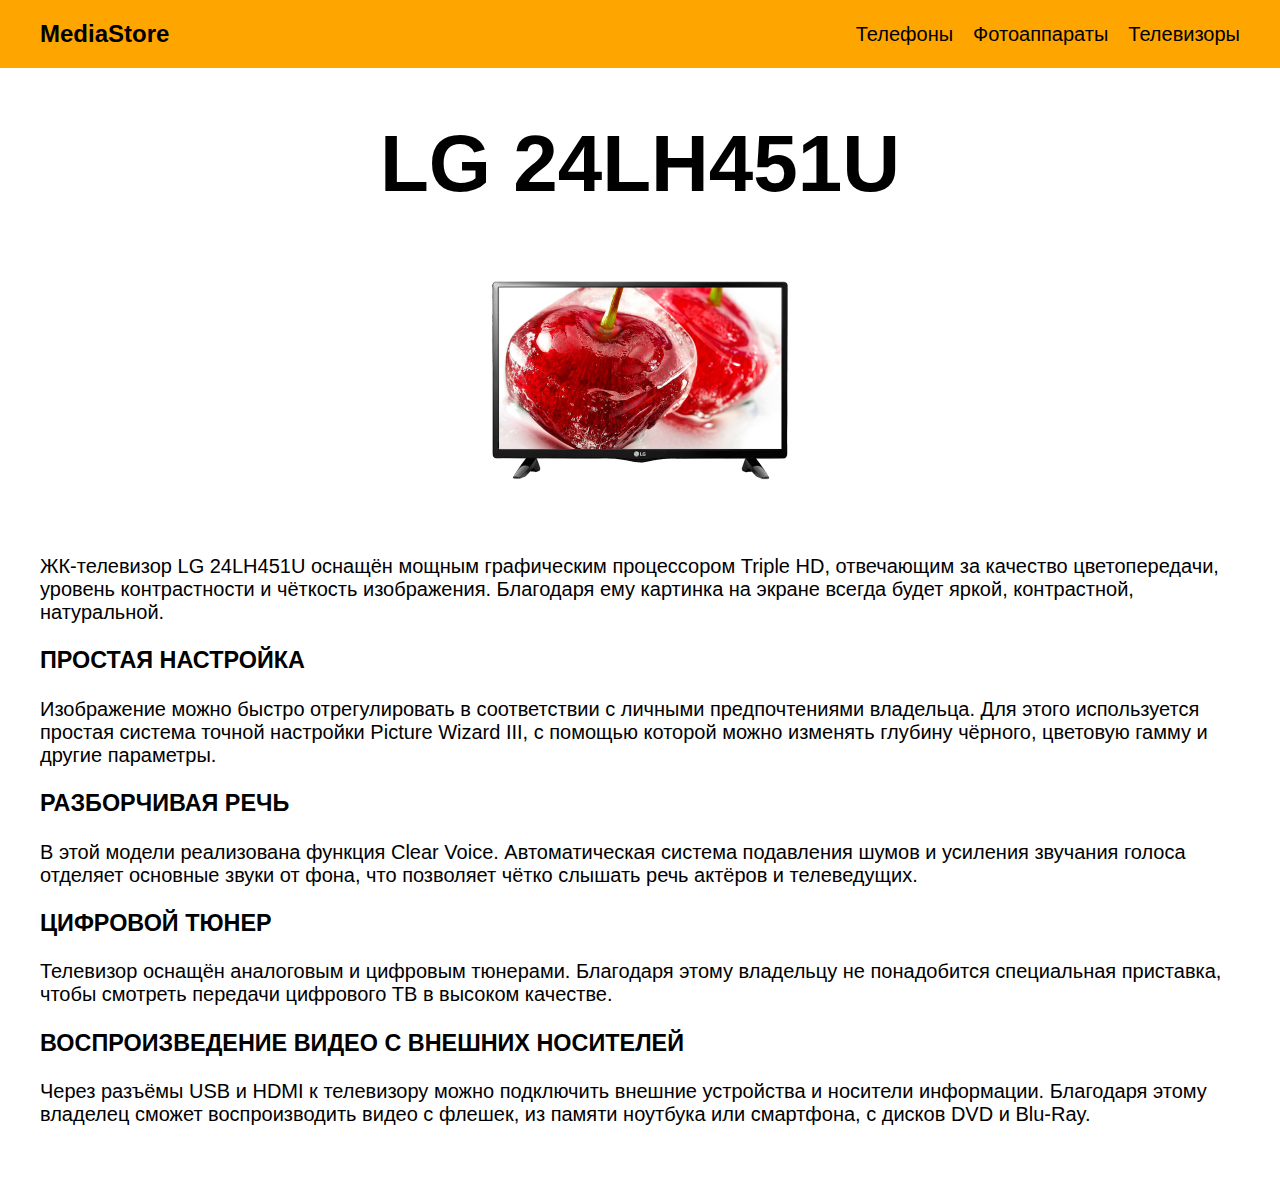
<file: hfhhjdjhdj/store/products/tv/lg/LG_24LH451U.html>
﻿<!DOCTYPE html>
<html>
<head>
	<meta charset="utf-8">
	<title>LG 24LH451U</title>
	<link rel="stylesheet" href="../../../style.css">
</head>
<body>
	<header>
		<a href="../../../index.html">MediaStore</a>
		<nav>
			<a href="../../mobile/index.html">Телефоны</a>
			<a href="../../photo/index.html">Фотоаппараты</a>
			<a href="index.html">Телевизоры</a>
		</nav>
	</header>
	<main>
	<h1>LG 24LH451U</h1>
	<figure>
		<img src="../../../images/LG_24LH451U.jpg">
	</figure>
	<p>
		ЖК-телевизор LG 24LH451U оснащён мощным графическим процессором Triple HD, отвечающим за качество цветопередачи, уровень контрастности и чёткость изображения. Благодаря ему картинка на экране всегда будет яркой, контрастной, натуральной.
	</p>
	<h3>ПРОСТАЯ НАСТРОЙКА</h3>
	<p>Изображение можно быстро отрегулировать в соответствии с личными предпочтениями владельца. Для этого используется простая система точной настройки Picture Wizard III, с помощью которой можно изменять глубину чёрного, цветовую гамму и другие параметры.</p>
	<h3>РАЗБОРЧИВАЯ РЕЧЬ</h3>
	<p>В этой модели реализована функция Clear Voice. Автоматическая система подавления шумов и усиления звучания голоса отделяет основные звуки от фона, что позволяет чётко слышать речь актёров и телеведущих.</p>
	<h3>ЦИФРОВОЙ ТЮНЕР</h3>
	<p>Телевизор оснащён аналоговым и цифровым тюнерами. Благодаря этому владельцу не понадобится специальная приставка, чтобы смотреть передачи цифрового ТВ в высоком качестве.</p>
	<h3>ВОСПРОИЗВЕДЕНИЕ ВИДЕО С ВНЕШНИХ НОСИТЕЛЕЙ</h3>
	<p>Через разъёмы USB и HDMI к телевизору можно подключить внешние устройства и носители информации. Благодаря этому владелец сможет воспроизводить видео с флешек, из памяти ноутбука или смартфона, с дисков DVD и Blu-Ray.</p>
	</main>
</body>
</html>
</file>
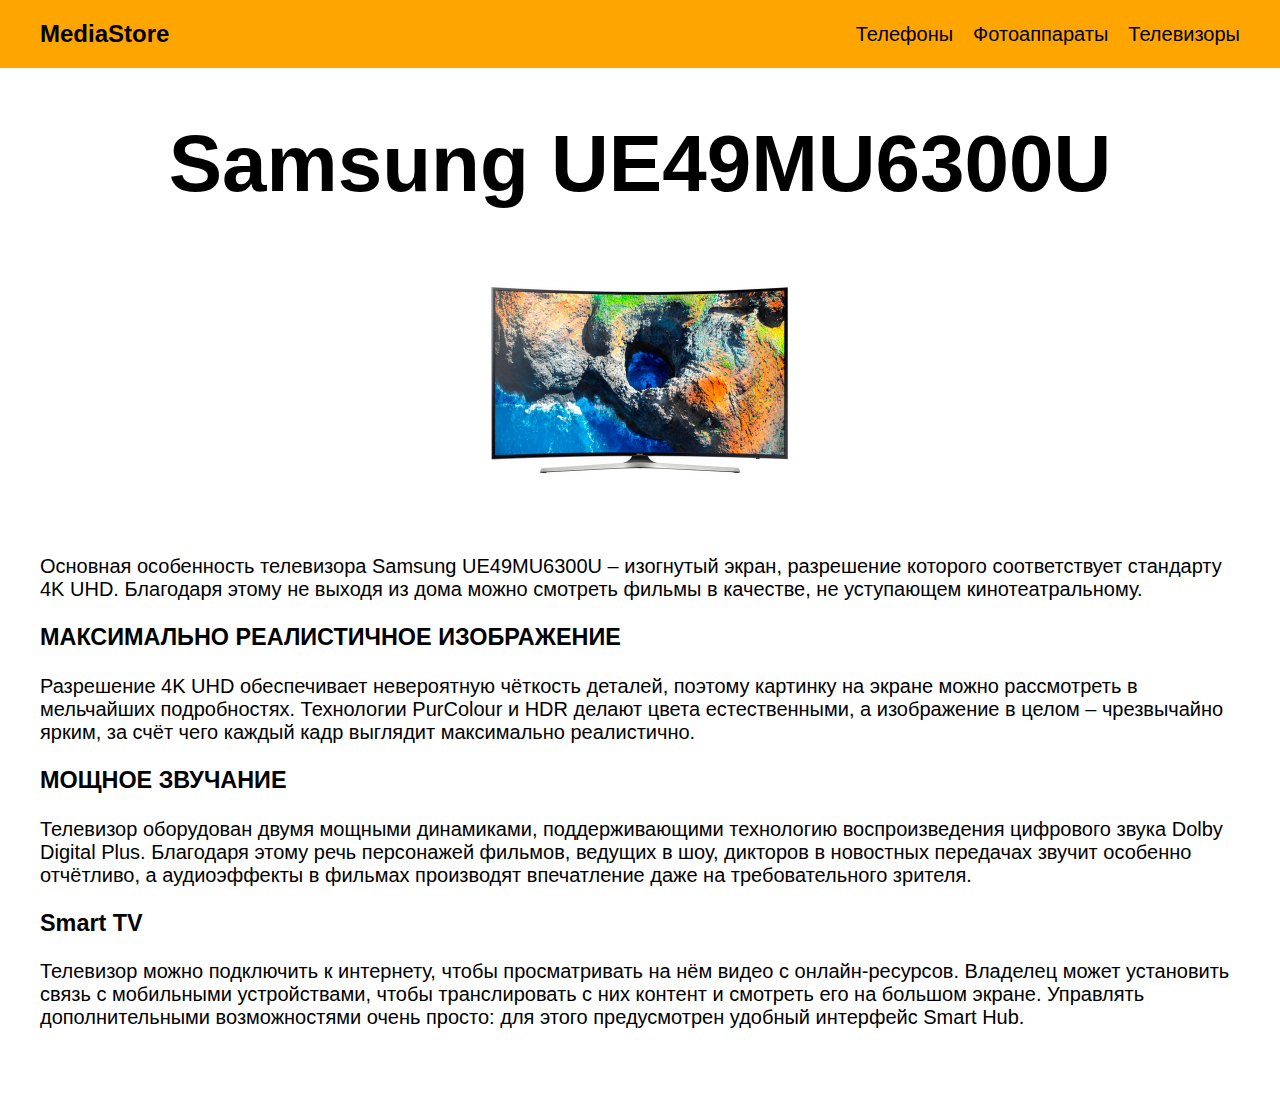
<file: hfhhjdjhdj/store/products/tv/samsung/Samsung_UE49MU6300U.html>
﻿<!DOCTYPE html>
<html>
<head>
	<meta charset="utf-8">
	<title>Samsung UE49MU6300U</title>
	<link rel="stylesheet" href="../../../style.css">
</head>
<body>
	<header>
		<a href="../../../index.html">MediaStore</a>
		<nav>
			<a href="../../mobile/index.html">Телефоны</a>
			<a href="../../photo/index.html">Фотоаппараты</a>
			<a href="index.html">Телевизоры</a>
		</nav>
	</header>
	<main>
	<h1>Samsung UE49MU6300U</h1>
	<figure>
		<img src="../../../images/Samsung_UE49MU6300U.jpg">
	</figure>
	<p>Основная особенность телевизора Samsung UE49MU6300U – изогнутый экран, разрешение которого соответствует стандарту 4K UHD. Благодаря этому не выходя из дома можно смотреть фильмы в качестве, не уступающем кинотеатральному.</p>
	<h3>МАКСИМАЛЬНО РЕАЛИСТИЧНОЕ ИЗОБРАЖЕНИЕ</h3>
	<p>Разрешение 4K UHD обеспечивает невероятную чёткость деталей, поэтому картинку на экране можно рассмотреть в мельчайших подробностях. Технологии PurColour и HDR делают цвета естественными, а изображение в целом – чрезвычайно ярким, за счёт чего каждый кадр выглядит максимально реалистично.</p>
	<h3>МОЩНОЕ ЗВУЧАНИЕ</h3>
	<p>Телевизор оборудован двумя мощными динамиками, поддерживающими технологию воспроизведения цифрового звука Dolby Digital Plus. Благодаря этому речь персонажей фильмов, ведущих в шоу, дикторов в новостных передачах звучит особенно отчётливо, а аудиоэффекты в фильмах производят впечатление даже на требовательного зрителя.</p>
	<h3>Smart TV</h3>
	<p>Телевизор можно подключить к интернету, чтобы просматривать на нём видео с онлайн-ресурсов. Владелец может установить связь с мобильными устройствами, чтобы транслировать с них контент и смотреть его на большом экране. Управлять дополнительными возможностями очень просто: для этого предусмотрен удобный интерфейс Smart Hub.</p>
	</main>
</body>
</html>
</file>
<file: hfhhjdjhdj/store/style.css>
body {
    margin: 0;
    font-family: sans-serif;
    font-size: 20px;
}
a {
    color: inherit;
    text-decoration: none;
}
header {
    padding: 20px calc(50% - 600px);
    background-color: orange;
    display: flex;
    justify-content: space-between;
    align-items: center;
}
header>a {
    font-size: 1.2em;
    font-weight: 600;
}
header a:hover {
    color: yellow;
}
header>a:hover {
    color: #000;
}
nav {
    display: flex;
    gap: 20px;
}
main {
    padding: 50px calc(50% - 600px);
}
h1 {
    margin: 0 0 20px;
    text-align: center;
    font-size: 4em;
}
main a:hover {
    color: orange;
}
main a {
    display: flex;
    align-items: center;
    gap: 10px;
}
a>img {
    height: 2em;
}
h2 {
    margin: 50px 0 0;
}
figure img {
    height: 300px;
}
figure {
    text-align: center;
}
</file>
<file: hfhhjdjhdj/yjfdz/style.css>
td{
    border: 1px solid #000;
    text-align: center;
}
</file>
<file: hfhhjdjhdj/styles/style.css>
body{
    background-color: rgb(0, 255, 106);
}
ul li{
    display: inline;
}
#title2{
    border: 2px solid red;
    width: 500px;
    height: 100vh;
   }
</file>
